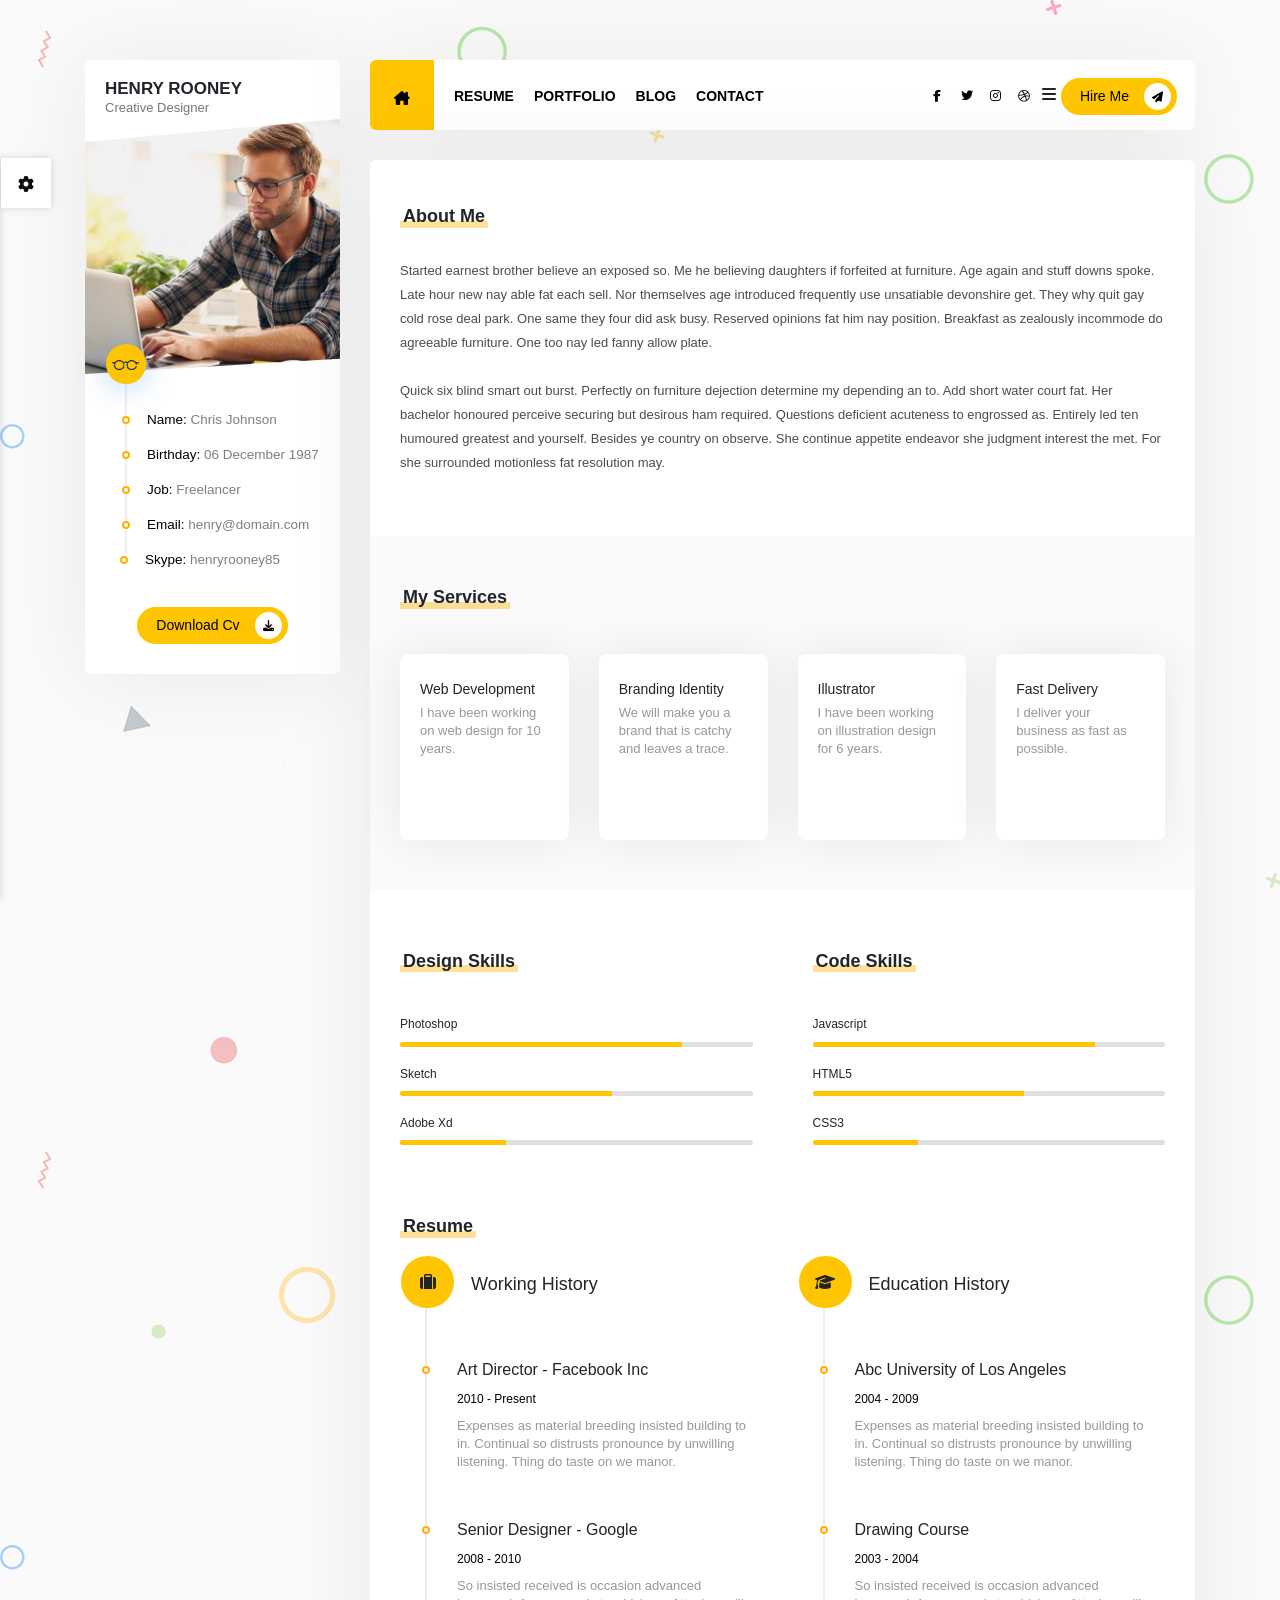
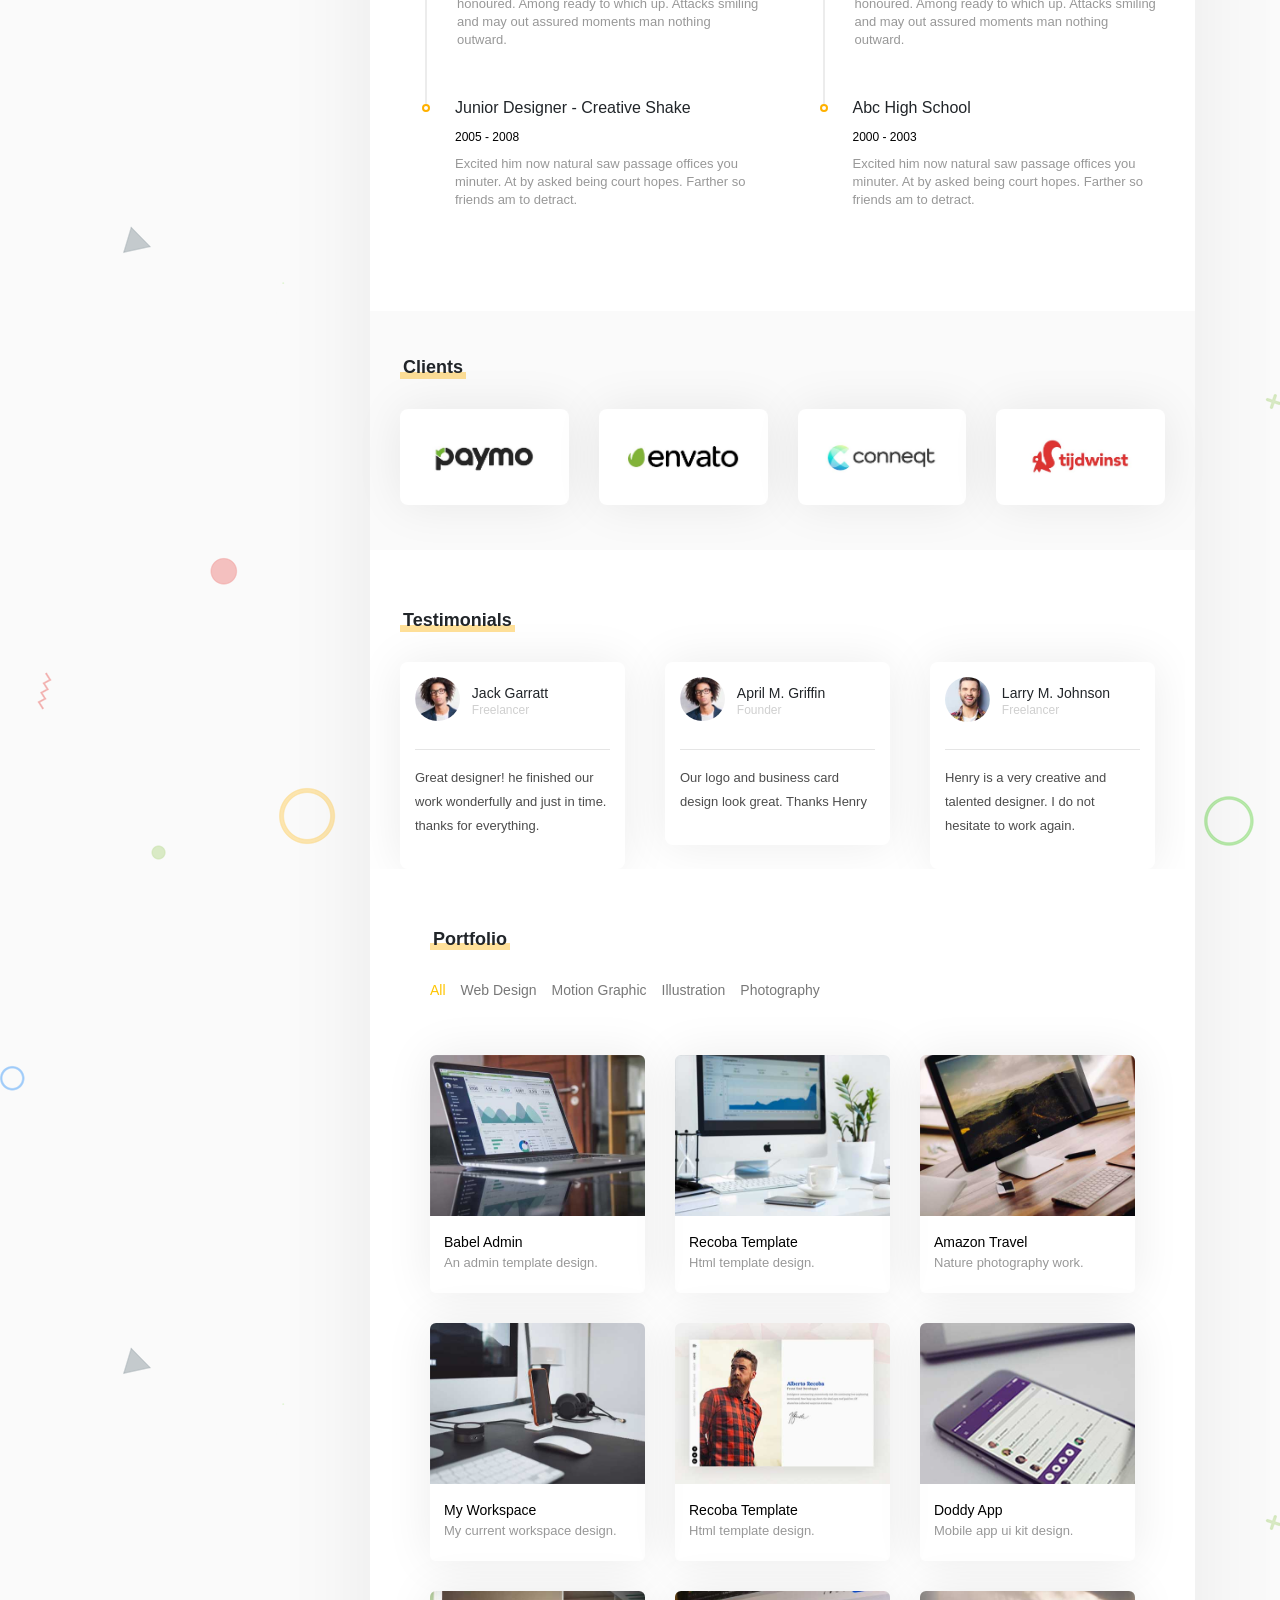
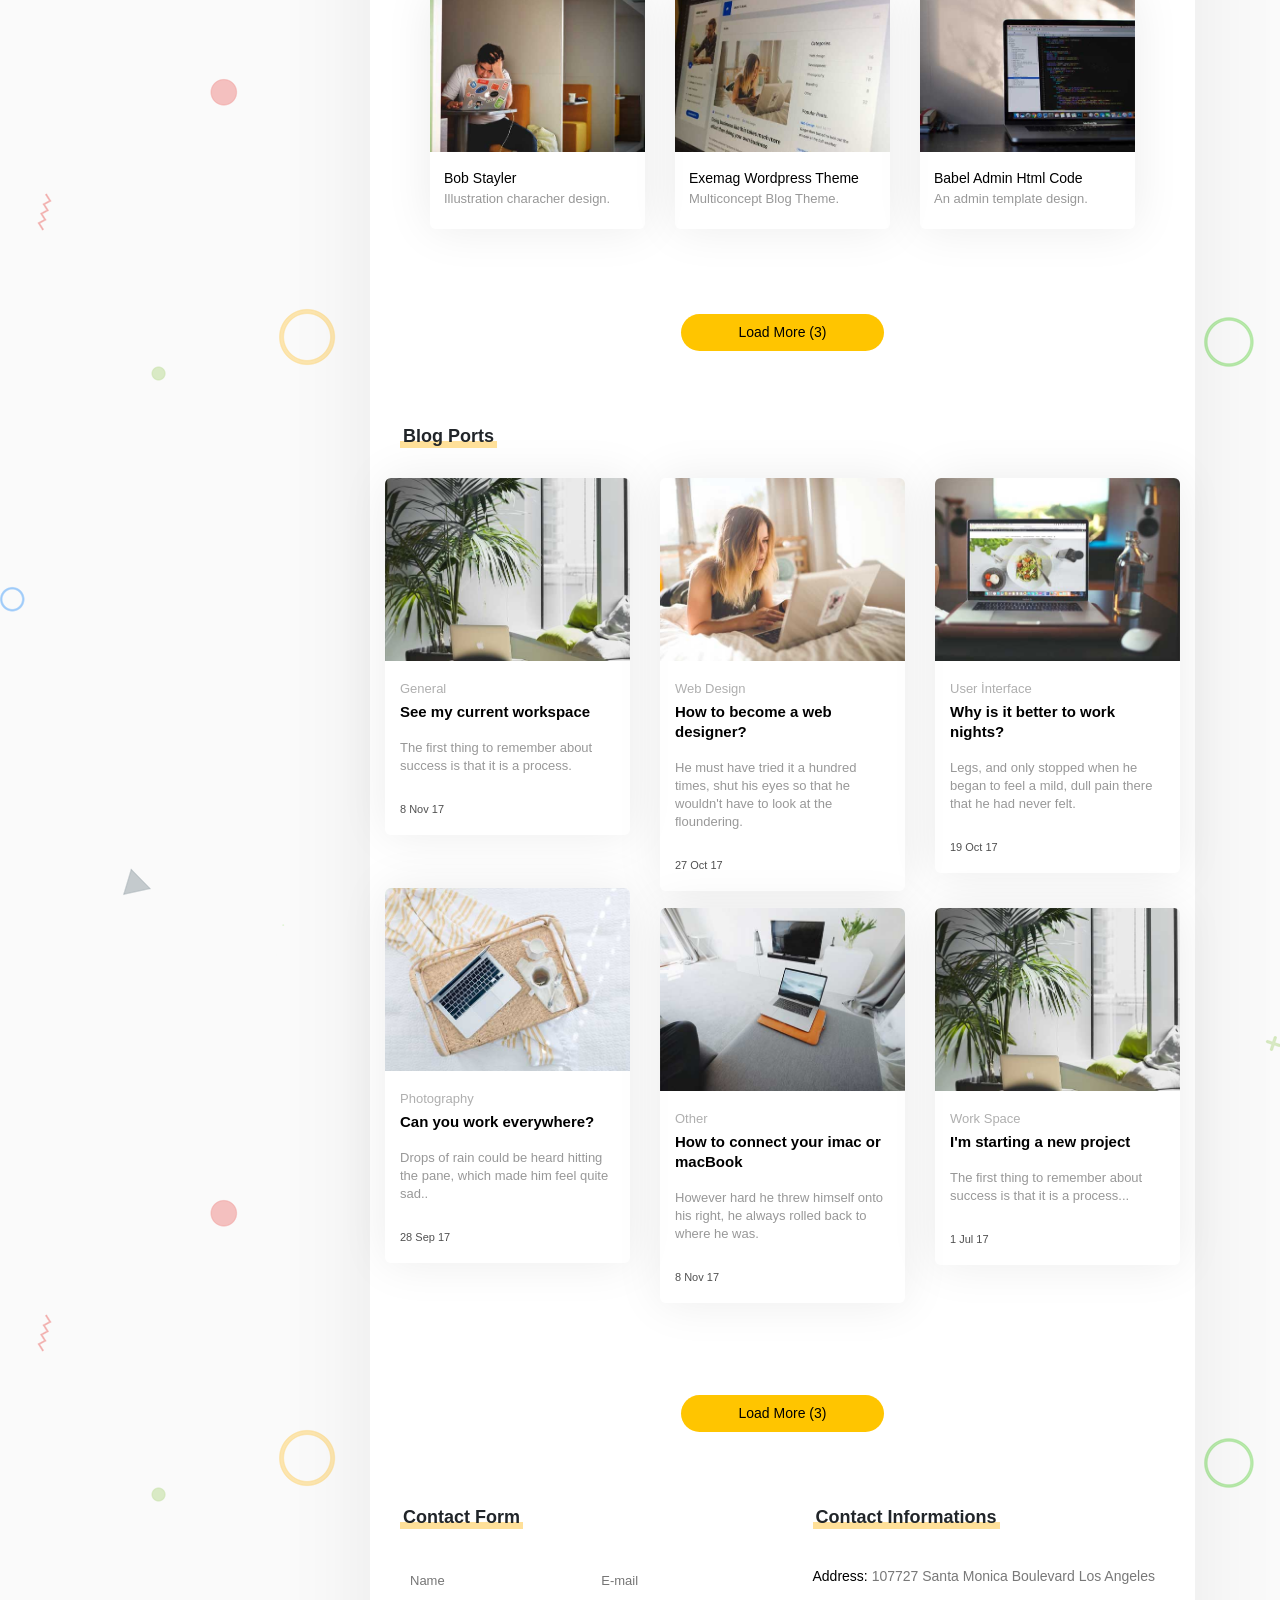
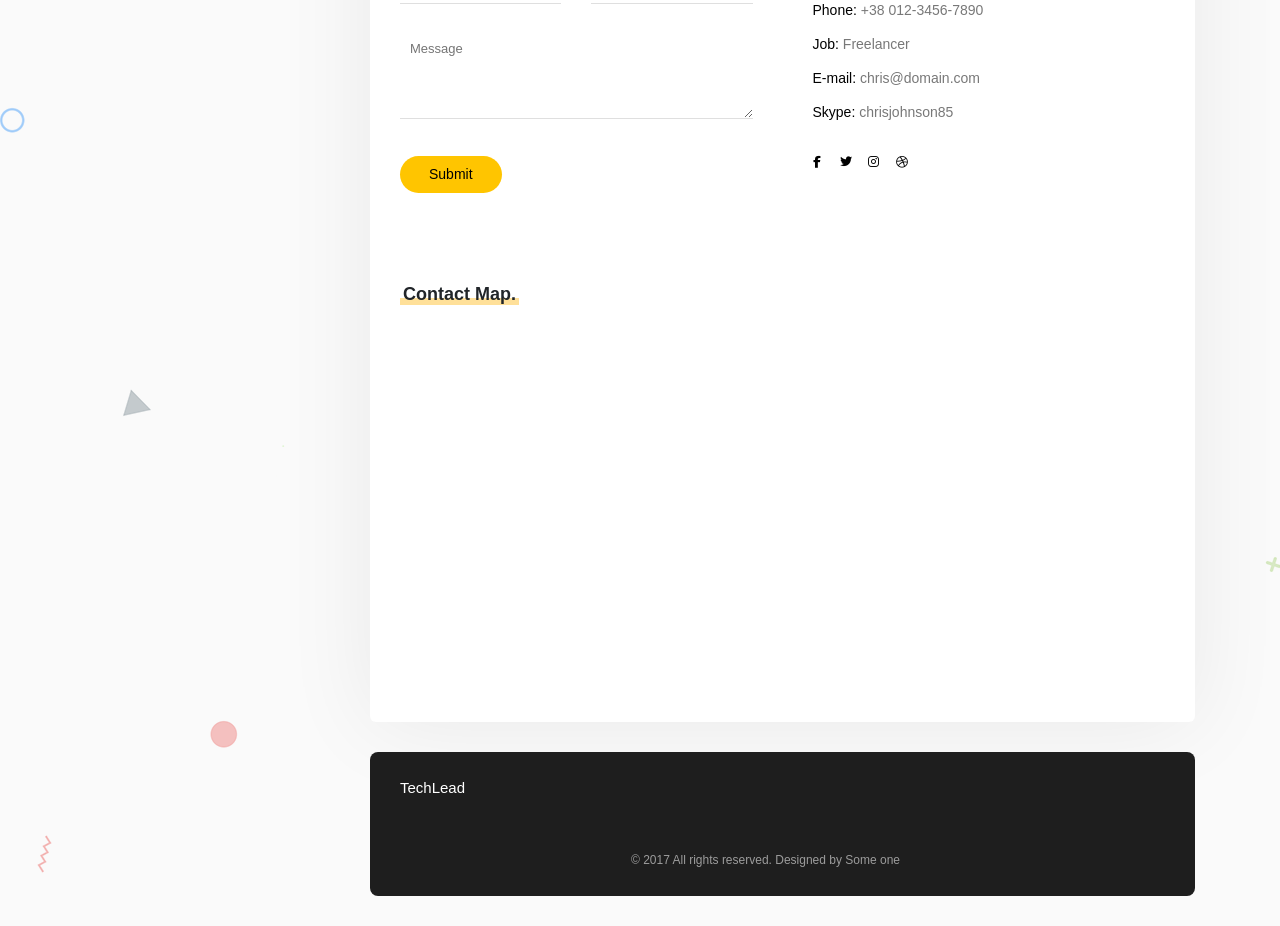
<file: index.html>
<!DOCTYPE html>
<html lang="en">
  <head>
    <meta charset="UTF-8" />
    <meta name="viewport" content="width=device-width, initial-scale=1.0" />
    <title>My CV</title>

    <link
      rel="stylesheet"
      href="https://cdn.jsdelivr.net/npm/bootstrap@4.0.0/dist/css/bootstrap.min.css"
      integrity="sha384-Gn5384xqQ1aoWXA+058RXPxPg6fy4IWvTNh0E263XmFcJlSAwiGgFAW/dAiS6JXm"
      crossorigin="anonymous"
    />
    <!-- link favicon -->
    <link
      rel="stylesheet"
      href="https://cdnjs.cloudflare.com/ajax/libs/font-awesome/6.6.0/css/all.min.css"
    />
    <link rel="stylesheet" href="assets/css/style.css" />
    <link rel="stylesheet" href="assets/css/portfolio.css" />
    <link rel="stylesheet" href="assets/css/resume.css" />
    <link rel="stylesheet" href="assets/css/blog.css" />
    <link rel="stylesheet" href="assets/css/contact.css" />
    <link rel="stylesheet" href="assets/css/reponsive.css" />
  </head>
  <body>
    <div class="container top_60 wrapper">
      <div class="row">
        <div class="col-lg-3 col-md-4">
          <div class="profile">
            <div class="profile-name">
              <span class="name">Henry Rooney</span><br />
              <span class="job">Creative Designer</span>
            </div>
            <figure class="profile-image">
              <img src="assets/image/profile.ba9daec7.jpg" alt="" />
            </figure>
            <ul class="profile-information">
              <li></li>
              <li>
                <p><span>Name:</span> Chris Johnson</p>
              </li>
              <li>
                <p><span>Birthday:</span> 06 December 1987</p>
              </li>
              <li>
                <p><span>Job:</span> Freelancer</p>
              </li>
              <li>
                <p><span>Email:</span> henry@domain.com</p>
              </li>
              <li>
                <p><span>Skype:</span> henryrooney85</p>
              </li>
            </ul>
            <div class="col-md-12">
              <button class="icon site-btn pointer">
                Download Cv
                <i class="fa-solid fa-download"></i>
              </button>
            </div>
          </div>
        </div>
        <div id="ajax-tab-container" class="col-lg-9 col-md-8 tab-container">
          <div class="row">
            <header class="col-md-12">
              <nav>
                <div class="row">
                  <div class="col-md-8 col-sm-8 col-xs-4 pr-0">
                    <ul class="tabs">
                      <li class="tab">
                        <a class="home-btn active" href="#home"
                          ><i class="fa-solid fa-house-chimney"></i
                        ></a>
                      </li>
                      <li class="tab">
                        <a class="tab-link" href="#resume">RESUME</a>
                      </li>
                      <li class="tab">
                        <a class="tab-link" href="#portfolio">PORTFOLIO</a>
                      </li>
                      <li class="tab">
                        <a class="tab-link" href="#blog">BLOG</a>
                      </li>
                      <li class="tab">
                        <a class="tab-link" href="#contact">CONTACT</a>
                      </li>
                    </ul>
                  </div>
                  <div
                    class="col-md-4 col-sm-4 col-xs-8 dynamic pl-0 nav-right-responsive"
                  >
                    <a
                      href="mailto:hi@tavonline.net"
                      class="hidden-xs icon pull-right site-btn"
                    >
                      Hire Me
                      <i class="fa-solid fa-paper-plane"></i>
                    </a>
                    <div
                      id="bars"
                      class="hamburger hidden-lg hidden-md pull-right"
                    >
                      <i class="fa-solid fa-bars"></i>
                    </div>
                    <div class="hidden-md pull-right social-icons">
                      <a href="" class="fb"
                        ><i class="fa-brands fa-facebook-f"></i
                      ></a>
                      <a href="" class="tw"
                        ><i class="fa-brands fa-twitter"></i
                      ></a>
                      <a href="" class="ins"
                        ><i class="fa-brands fa-instagram"></i
                      ></a>
                      <a href="" class="dr"
                        ><i class="fa-brands fa-dribbble"></i
                      ></a>
                    </div>
                  </div>
                </div>
              </nav>
            </header>
            <div class="col-md-12 nav-position">
              <div id="content" class="panel-container">
                <!-- home -->
                <div id="home" class="page-active">
                  <div class="row">
                    <section
                      class="about-me col-md-12 line padbot_45 padding_30"
                    >
                      <div class="section-title">
                        <span></span>
                        <h2>About Me</h2>
                      </div>
                      <p class="top_30">
                        Started earnest brother believe an exposed so. Me he
                        believing daughters if forfeited at furniture. Age again
                        and stuff downs spoke. Late hour new nay able fat each
                        sell. Nor themselves age introduced frequently use
                        unsatiable devonshire get. They why quit gay cold rose
                        deal park. One same they four did ask busy. Reserved
                        opinions fat him nay position. Breakfast as zealously
                        incommode do agreeable furniture. One too nay led fanny
                        allow plate. <br />
                        <br />
                        Quick six blind smart out burst. Perfectly on furniture
                        dejection determine my depending an to. Add short water
                        court fat. Her bachelor honoured perceive securing but
                        desirous ham required. Questions deficient acuteness to
                        engrossed as. Entirely led ten humoured greatest and
                        yourself. Besides ye country on observe. She continue
                        appetite endeavor she judgment interest the met. For she
                        surrounded motionless fat resolution may.
                      </p>
                    </section>
                  </div>
                  <div class="row">
                    <section
                      class="col-md-12 graybg line padbot_50 padding_50 services"
                    >
                      <div class="bottom_45 section-title">
                        <span></span>
                        <h2>My Services</h2>
                      </div>
                      <div class="row">
                        <div class="col-lg-3 col-md-6 col-sm-6 col-xs-12">
                          <div class="service">
                            <div class="icon"></div>
                            <span class="title">Web Development</span>
                            <p class="little-text">
                              I have been working on web design for 10 years.
                            </p>
                          </div>
                        </div>
                        <div class="col-lg-3 col-md-6 col-sm-6 col-xs-12">
                          <div class="service">
                            <div class="icon"></div>
                            <span class="title">Branding Identity</span>
                            <p class="little-text">
                              We will make you a brand that is catchy and leaves
                              a trace.
                            </p>
                          </div>
                        </div>
                        <div class="col-lg-3 col-md-6 col-sm-6 col-xs-12">
                          <div class="service">
                            <div class="icon"></div>
                            <span class="title">Illustrator</span>
                            <p class="little-text">
                              I have been working on illustration design for 6
                              years.
                            </p>
                          </div>
                        </div>
                        <div class="col-lg-3 col-md-6 col-sm-6 col-xs-12">
                          <div class="service">
                            <div class="icon"></div>
                            <span class="title">Fast Delivery</span>
                            <p class="little-text">
                              I deliver your business as fast as possible.
                            </p>
                          </div>
                        </div>
                      </div>
                    </section>
                  </div>
                  <div class="row">
                    <section
                      class="col-md-6 design-skills padbot_50 padding_60"
                    >
                      <div class="bottom_45 section-title">
                        <span></span>
                        <h2>Design Skills</h2>
                      </div>
                      <ul class="skill-list pl-0">
                        <li>
                          <h3>Photoshop</h3>
                          <div class="progress">
                            <div class="percentage" style="width: 80%"></div>
                          </div>
                        </li>
                        <li>
                          <h3>Sketch</h3>
                          <div class="progress">
                            <div class="percentage" style="width: 60%"></div>
                          </div>
                        </li>
                        <li>
                          <h3>Adobe Xd</h3>
                          <div class="progress">
                            <div class="percentage" style="width: 30%"></div>
                          </div>
                        </li>
                      </ul>
                    </section>
                    <section class="code-skills col-md-6 padding_60">
                      <div class="bottom_45 section-title">
                        <span></span>
                        <h2>Code Skills</h2>
                      </div>
                      <ul class="skill-list pl-0">
                        <li>
                          <h3>Javascript</h3>
                          <div class="progress">
                            <div class="percentage" style="width: 80%"></div>
                          </div>
                        </li>
                        <li>
                          <h3>HTML5</h3>
                          <div class="progress">
                            <div class="percentage" style="width: 60%"></div>
                          </div>
                        </li>
                        <li>
                          <h3>CSS3</h3>
                          <div class="progress">
                            <div class="percentage" style="width: 30%"></div>
                          </div>
                        </li>
                      </ul>
                    </section>
                  </div>
                </div>
                <!-- resume -->
                <div id="resume">
                  <div class="row">
                    <section class="education">
                      <div class="section-title">
                        <span></span>
                        <h2>Resume</h2>
                      </div>
                      <div class="row">
                        <div
                          class="col-md-6 padbot_30 padding_15 working-history"
                        >
                          <ul class="col-md-12 timeline top_30">
                            <li>
                              <i class="fa fa-suitcase"></i>
                              <h2 class="timeline-title">Working History</h2>
                            </li>
                            <li>
                              <h3 class="line-title">
                                Art Director - Facebook Inc
                              </h3>
                              <span>2010 - Present</span>
                              <p class="little-text">
                                Expenses as material breeding insisted building
                                to in. Continual so distrusts pronounce by
                                unwilling listening. Thing do taste on we manor.
                              </p>
                            </li>
                            <li>
                              <h3 class="line-title">
                                Senior Designer - Google
                              </h3>
                              <span>2008 - 2010</span>
                              <p class="little-text">
                                So insisted received is occasion advanced
                                honoured. Among ready to which up. Attacks
                                smiling and may out assured moments man nothing
                                outward.
                              </p>
                            </li>
                            <li>
                              <h3 class="line-title">
                                Junior Designer - Creative Shake
                              </h3>
                              <span>2005 - 2008</span>
                              <p class="little-text">
                                Excited him now natural saw passage offices you
                                minuter. At by asked being court hopes. Farther
                                so friends am to detract.
                              </p>
                            </li>
                          </ul>
                        </div>
                        <div
                          class="col-md-6 education-history padbot_30 padding_15"
                        >
                          <ul class="col-md-12 timeline top_30">
                            <li>
                              <i
                                class="fa fa-graduation-cap"
                                aria-hidden="true"
                              ></i>
                              <h2 class="timeline-title">Education History</h2>
                            </li>
                            <li>
                              <h3 class="line-title">
                                Abc University of Los Angeles
                              </h3>
                              <span>2004 - 2009</span>
                              <p class="little-text">
                                Expenses as material breeding insisted building
                                to in. Continual so distrusts pronounce by
                                unwilling listening. Thing do taste on we manor.
                              </p>
                            </li>
                            <li>
                              <h3 class="line-title">Drawing Course</h3>
                              <span>2003 - 2004</span>
                              <p class="little-text">
                                So insisted received is occasion advanced
                                honoured. Among ready to which up. Attacks
                                smiling and may out assured moments man nothing
                                outward.
                              </p>
                            </li>
                            <li>
                              <h3 class="line-title">Abc High School</h3>
                              <span>2000 - 2003</span>
                              <p class="little-text">
                                Excited him now natural saw passage offices you
                                minuter. At by asked being court hopes. Farther
                                so friends am to detract.
                              </p>
                            </li>
                          </ul>
                        </div>
                      </div>
                    </section>
                  </div>
                  <div class="row">
                    <section
                      class="clients col-md-12 graybg padbot_45 padding_45"
                    >
                      <div class="bottom_30 section-title">
                        <span></span>
                        <h2>Clients</h2>
                      </div>
                      <div class="row">
                        <div class="col-lg-3 col-md-3 col-sm-6 col-xs-12">
                          <div class="client">
                            <img
                              src="assets/image/client-01.476776c4.jpg"
                              alt=""
                            />
                          </div>
                        </div>
                        <div class="col-lg-3 col-md-3 col-sm-6 col-xs-12">
                          <div class="client">
                            <img
                              src="assets/image/client-02.d87a23ab.jpg"
                              alt=""
                            />
                          </div>
                        </div>
                        <div class="col-lg-3 col-md-3 col-sm-6 col-xs-12">
                          <div class="client">
                            <img
                              src="assets/image/client-03.d69017c7.jpg"
                              alt=""
                            />
                          </div>
                        </div>
                        <div class="col-lg-3 col-md-3 col-sm-6 col-xs-12">
                          <div class="client">
                            <img
                              src="assets/image/client-04.1e2c6375.jpg"
                              alt=""
                            />
                          </div>
                        </div>
                      </div>
                    </section>
                  </div>
                  <div class="row">
                    <section class="bottom_30 testimonials">
                      <div class="bottom_30 section-title top_60">
                        <span></span>
                        <h2>Testimonials</h2>
                      </div>
                      <div class="slide row">
                        <div class="slide-item" style="width: 255px">
                          <div class="col-md-12 item">
                            <div class="comment">
                              <div class="top-section">
                                <figure>
                                  <img
                                    src="assets/image/testimonial-1.8a9a67cc.jpg"
                                    alt=""
                                  />
                                </figure>
                                <div class="name-info">
                                  <span class="name">Jack Garratt</span>
                                  <span class="job">Freelancer</span>
                                </div>
                              </div>
                              <hr />
                              <p>
                                Great designer! he finished our work wonderfully
                                and just in time. thanks for everything.
                              </p>
                            </div>
                          </div>
                        </div>
                        <div class="slide-item" style="width: 255px">
                          <div class="col-md-12 item">
                            <div class="comment">
                              <div class="top-section">
                                <figure>
                                  <img
                                    src="assets/image/testimonial-1.8a9a67cc.jpg"
                                    alt=""
                                  />
                                </figure>
                                <div class="name-info">
                                  <span class="name">April M. Griffin</span>
                                  <span class="job">Founder</span>
                                </div>
                              </div>
                              <hr />
                              <p>
                                Our logo and business card design look great.
                                Thanks Henry
                              </p>
                            </div>
                          </div>
                        </div>
                        <div class="slide-item" style="width: 255px">
                          <div class="col-md-12 item">
                            <div class="comment">
                              <div class="top-section">
                                <figure>
                                  <img
                                    src="assets/image/testimonial-3.43b19380.jpg"
                                    alt=""
                                  />
                                </figure>
                                <div class="name-info">
                                  <span class="name">Larry M. Johnson</span>
                                  <span class="job">Freelancer</span>
                                </div>
                              </div>
                              <hr />
                              <p>
                                Henry is a very creative and talented designer.
                                I do not hesitate to work again.
                              </p>
                            </div>
                          </div>
                        </div>
                      </div>
                    </section>
                  </div>
                </div>
                <!-- portfolio -->
                <div id="portfolio" class="bottom_45">
                  <section class="col-md-12">
                    <div class="bottom_15 col-md-12 content-header">
                      <div class="bottom_30 section-title top_30">
                        <span></span>
                        <h2>Portfolio</h2>
                      </div>
                      <div id="filters-container">
                        <div class="cbp-filter-item cbp-filter-item-active">
                          All
                        </div>
                        <div class="cbp-filter-item">Web Design</div>
                        <div class="cbp-filter-item">Motion Graphic</div>
                        <div class="cbp-filter-item">Illustration</div>
                        <div class="cbp-filter-item">Photography</div>
                      </div>
                    </div>
                    <div class="top_60 cbp">
                      <div class="cbp-wrapper-outer">
                        <div class="cbp-wrapper">
                          <div class="cbp-item webdesign">
                            <div class="cbp-item-wrapper">
                              <a href="/" class="cbp-singlePage">
                                <figure>
                                  <div class="icon">
                                    <i
                                      class="fa fa-clone"
                                      aria-hidden="true"
                                    ></i>
                                  </div>
                                  <img
                                    src="assets/image/work-01.e03b5ee2.jpg"
                                    alt=""
                                  />
                                  <figcaption>
                                    <span class="title">Babel Admin</span><br />
                                    <span class="info"
                                      >An admin template design.</span
                                    >
                                  </figcaption>
                                </figure>
                              </a>
                            </div>
                          </div>
                          <div class="cbp-item webdesign">
                            <div class="cbp-item-wrapper">
                              <a href="/" class="cbp-singlePage">
                                <figure>
                                  <div class="icon">
                                    <i
                                      class="fa fa-play"
                                      aria-hidden="true"
                                    ></i>
                                  </div>
                                  <img
                                    src="assets/image/work-02.3d214bf8.jpg"
                                    alt=""
                                  />
                                  <figcaption>
                                    <span class="title">Recoba Template</span
                                    ><br />
                                    <span class="info"
                                      >Html template design.</span
                                    >
                                  </figcaption>
                                </figure>
                              </a>
                            </div>
                          </div>
                          <div class="cbp-item webdesign">
                            <div class="cbp-item-wrapper">
                              <a href="/" class="cbp-singlePage">
                                <figure>
                                  <div class="icon">
                                    <i
                                      class="fa fa-clone"
                                      aria-hidden="true"
                                    ></i>
                                  </div>
                                  <img src="assets/image/work-06.jpg" alt="" />
                                  <figcaption>
                                    <span class="title">Amazon Travel</span
                                    ><br />
                                    <span class="info"
                                      >Nature photography work.</span
                                    >
                                  </figcaption>
                                </figure>
                              </a>
                            </div>
                          </div>
                          <div class="cbp-item webdesign">
                            <div class="cbp-item-wrapper">
                              <a href="/" class="cbp-singlePage">
                                <figure>
                                  <div class="icon">
                                    <i
                                      class="fa fa-clone"
                                      aria-hidden="true"
                                    ></i>
                                  </div>
                                  <img
                                    src="assets/image/work-03.47c30c8c.jpg"
                                    alt=""
                                  />
                                  <figcaption>
                                    <span class="title">My Workspace</span
                                    ><br />
                                    <span class="info"
                                      >My current workspace design.</span
                                    >
                                  </figcaption>
                                </figure>
                              </a>
                            </div>
                          </div>
                          <div class="cbp-item webdesign">
                            <div class="cbp-item-wrapper">
                              <a href="/" class="cbp-singlePage">
                                <figure>
                                  <div class="icon">
                                    <i
                                      class="fa fa-play"
                                      aria-hidden="true"
                                    ></i>
                                  </div>
                                  <img
                                    src="assets/image/work-04.10377661.jpg"
                                    alt=""
                                  />
                                  <figcaption>
                                    <span class="title">Recoba Template</span
                                    ><br />
                                    <span class="info"
                                      >Html template design.</span
                                    >
                                  </figcaption>
                                </figure>
                              </a>
                            </div>
                          </div>
                          <div class="cbp-item webdesign">
                            <div class="cbp-item-wrapper">
                              <a href="/" class="cbp-singlePage">
                                <figure>
                                  <div class="icon">
                                    <i
                                      class="fa fa-clone"
                                      aria-hidden="true"
                                    ></i>
                                  </div>
                                  <img
                                    src="assets/image/work-05.9996d9b7.jpg"
                                    alt=""
                                  />
                                  <figcaption>
                                    <span class="title">Doddy App</span><br />
                                    <span class="info"
                                      >Mobile app ui kit design.</span
                                    >
                                  </figcaption>
                                </figure>
                              </a>
                            </div>
                          </div>
                          <div class="cbp-item webdesign">
                            <div class="cbp-item-wrapper">
                              <a href="/" class="cbp-singlePage">
                                <figure>
                                  <div class="icon">
                                    <i
                                      class="fa fa-clone"
                                      aria-hidden="true"
                                    ></i>
                                  </div>
                                  <img
                                    src="assets/image/work-07.d494f586.jpg"
                                    alt=""
                                  />
                                  <figcaption>
                                    <span class="title">Bob Stayler </span
                                    ><br />
                                    <span class="info"
                                      >Illustration characher design.</span
                                    >
                                  </figcaption>
                                </figure>
                              </a>
                            </div>
                          </div>
                          <div class="cbp-item webdesign">
                            <div class="cbp-item-wrapper">
                              <a href="/" class="cbp-singlePage">
                                <figure>
                                  <div class="icon">
                                    <i
                                      class="fa fa-play"
                                      aria-hidden="true"
                                    ></i>
                                  </div>
                                  <img
                                    src="assets/image/work-08.c3c81b34.jpg"
                                    alt=""
                                  />
                                  <figcaption>
                                    <span class="title"
                                      >Exemag Wordpress Theme</span
                                    ><br />
                                    <span class="info"
                                      >Multiconcept Blog Theme.</span
                                    >
                                  </figcaption>
                                </figure>
                              </a>
                            </div>
                          </div>
                          <div class="cbp-item webdesign">
                            <div class="cbp-item-wrapper">
                              <a href="/" class="cbp-singlePage">
                                <figure>
                                  <div class="icon">
                                    <i
                                      class="fa fa-clone"
                                      aria-hidden="true"
                                    ></i>
                                  </div>
                                  <img
                                    src="assets/image/work-09.0be7dc99.jpg"
                                    alt=""
                                  />
                                  <figcaption>
                                    <span class="title"
                                      >Babel Admin Html Code</span
                                    ><br />
                                    <span class="info"
                                      >An admin template design.</span
                                    >
                                  </figcaption>
                                </figure>
                              </a>
                            </div>
                          </div>
                        </div>
                      </div>
                    </div>
                    <div class="cbp-l-loadMore-button top_30">
                      <a href="" class="cbp-l-loadMore-link site-btn">
                        <span class="cbp-l-loadMore-defaultText"
                          >Load More (<span class="cbp-l-loadMore-loadItems"
                            >3</span
                          >)</span
                        >
                      </a>
                    </div>
                  </section>
                </div>
                <!-- Blog -->
                <div id="blog">
                  <div class="row">
                    <section class="blog bottom_30 col-md-12">
                      <div class="col-md-12 content-header">
                        <div class="bottom_15 section-title top_30">
                          <span></span>
                          <h2>Blog Ports</h2>
                        </div>
                      </div>
                      <div class="row blog">
                        <div class="blog-wrapper-outer">
                          <div class="blog-wrapper">
                            <div class="blog-item">
                              <div class="blog-item-wrapper">
                                <a href="#" class="blog-box">
                                  <div class="blog-img">
                                    <img
                                      src="assets/image/blog-6.c9c9e820.jpg"
                                      alt=""
                                    />
                                  </div>
                                  <div class="blog-box-info">
                                    <span class="category">General</span>
                                    <h2 class="title">
                                      See my current workspace
                                    </h2>
                                    <p class="little-text">
                                      The first thing to remember about success
                                      is that it is a process.
                                    </p>
                                    <span class="date">8 Nov 17</span>
                                  </div>
                                </a>
                              </div>
                            </div>
                            <div class="blog-item">
                              <div class="blog-item-wrapper">
                                <a href="#" class="blog-box">
                                  <div class="blog-img">
                                    <img
                                      src="assets/image/blog-2.f9dc025a.jpg"
                                      alt=""
                                    />
                                  </div>
                                  <div class="blog-box-info">
                                    <span class="category">Web Design</span>
                                    <h2 class="title">
                                      How to become a web designer?
                                    </h2>
                                    <p class="little-text">
                                      He must have tried it a hundred times,
                                      shut his eyes so that he wouldn't have to
                                      look at the floundering.
                                    </p>
                                    <span class="date"> 27 Oct 17</span>
                                  </div>
                                </a>
                              </div>
                            </div>
                            <div class="blog-item">
                              <div class="blog-item-wrapper">
                                <a href="#" class="blog-box">
                                  <div class="blog-img">
                                    <img
                                      src="assets/image/blog-3.54d77f14.jpg"
                                      alt=""
                                    />
                                  </div>
                                  <div class="blog-box-info">
                                    <span class="category">User İnterface</span>
                                    <h2 class="title">
                                      Why is it better to work nights?
                                    </h2>
                                    <p class="little-text">
                                      Legs, and only stopped when he began to
                                      feel a mild, dull pain there that he had
                                      never felt.
                                    </p>
                                    <span class="date">19 Oct 17</span>
                                  </div>
                                </a>
                              </div>
                            </div>
                            <div class="blog-item">
                              <div class="blog-item-wrapper">
                                <a href="#" class="blog-box">
                                  <div class="blog-img">
                                    <img
                                      src="assets/image/blog-4.dfc7c2c3.jpg"
                                      alt=""
                                    />
                                  </div>
                                  <div class="blog-box-info">
                                    <span class="category">Photography</span>
                                    <h2 class="title">
                                      Can you work everywhere?
                                    </h2>
                                    <p class="little-text">
                                      Drops of rain could be heard hitting the
                                      pane, which made him feel quite sad..
                                    </p>
                                    <span class="date">28 Sep 17</span>
                                  </div>
                                </a>
                              </div>
                            </div>
                            <div class="blog-item">
                              <div class="blog-item-wrapper">
                                <a href="#" class="blog-box">
                                  <div class="blog-img">
                                    <img
                                      src="assets/image/blog-5.03fcecf8.jpg"
                                      alt=""
                                    />
                                  </div>
                                  <div class="blog-box-info">
                                    <span class="category">Other</span>
                                    <h2 class="title">
                                      How to connect your imac or macBook
                                    </h2>
                                    <p class="little-text">
                                      However hard he threw himself onto his
                                      right, he always rolled back to where he
                                      was.
                                    </p>
                                    <span class="date">8 Nov 17</span>
                                  </div>
                                </a>
                              </div>
                            </div>
                            <div class="blog-item">
                              <div class="blog-item-wrapper">
                                <a href="#" class="blog-box">
                                  <div class="blog-img">
                                    <img
                                      src="assets/image/blog-6.c9c9e820.jpg"
                                      alt=""
                                    />
                                  </div>
                                  <div class="blog-box-info">
                                    <span class="category">Work Space</span>
                                    <h2 class="title">
                                      I'm starting a new project
                                    </h2>
                                    <p class="little-text">
                                      The first thing to remember about success
                                      is that it is a process...
                                    </p>
                                    <span class="date">1 Jul 17</span>
                                  </div>
                                </a>
                              </div>
                            </div>
                          </div>
                        </div>
                      </div>
                      <div class="cbp-l-loadMore-button top_30">
                        <a href="" class="cbp-l-loadMore-link site-btn">
                          <span class="cbp-l-loadMore-defaultText"
                            >Load More (<span class="cbp-l-loadMore-loadItems"
                              >3</span
                            >)</span
                          >
                        </a>
                      </div>
                    </section>
                  </div>
                </div>
                <!-- contact  -->
                <div id="contact">
                  <div class="row">
                    <section class="col-md-6 contact-form padbot_45 padding_30">
                      <div class="bottom_30 section-title top_15">
                        <span></span>
                        <h2>Contact Form</h2>
                      </div>
                      <form class="site-form">
                        <div class="row">
                          <div class="col-md-6">
                            <input class="site-input" placeholder="Name" />
                          </div>
                          <div class="col-md-6">
                            <input class="site-input" placeholder="E-mail" />
                          </div>
                          <div class="col-md-12">
                            <textarea
                              class="site-area"
                              placeholder="Message"
                            ></textarea>
                          </div>
                          <div class="bottom_30 col-md-12 top_15">
                            <button class="site-btn" type="submit">
                              Submit
                            </button>
                          </div>
                        </div>
                      </form>
                    </section>
                    <section class="col-md-6 contact-info padbot_45 padding_30">
                      <div class="bottom_30 section-title top_15">
                        <span></span>
                        <h2>Contact Informations</h2>
                      </div>
                      <ul>
                        <li>
                          <span>Address:</span> 107727 Santa Monica Boulevard
                          Los Angeles
                        </li>
                        <li><span>Phone:</span> +38 012-3456-7890</li>
                        <li><span>Job:</span> Freelancer</li>
                        <li><span>E-mail:</span> chris@domain.com</li>
                        <li><span>Skype:</span> chrisjohnson85</li>
                        <li>
                          <div class="social-icons top_15">
                            <a class="fb" href="#"
                              ><i class="fa-brands fa-facebook-f"></i
                            ></a>
                            <a class="tw" href="#"
                              ><i class="fa-brands fa-twitter"></i
                            ></a>
                            <a class="ins" href="#"
                              ><i class="fa-brands fa-instagram"></i
                            ></a>
                            <a class="dr" href="#"
                              ><i class="fa-brands fa-dribbble"></i
                            ></a>
                          </div>
                        </li>
                      </ul>
                    </section>
                    <section class="bottom_15 col-md-12 contact-map top_15">
                      <div class="bottom_30 section-title">
                        <span></span>
                        <h2>Contact Map.</h2>
                      </div>
                      <iframe
                        src="https://www.google.com/maps/embed?pb=!1m18!1m12!1m3!1d29798.38318950192!2d105.78291535861256!3d21.00073692921628!2m3!1f0!2f0!3f0!3m2!1i1024!2i768!4f13.1!3m3!1m2!1s0x3135acbfc7a0826b%3A0xb5e725ff2076fb3e!2zMTEgxJAuIE5ndXnhu4VuIFhp4buDbiwgVGhhbmggWHXDom4gTmFtLCBUaGFuaCBYdcOibiwgSMOgIE7hu5lpLCBWaeG7h3QgTmFt!5e0!3m2!1svi!2s!4v1729741871312!5m2!1svi!2s"
                        height="350"
                        style="border: 0"
                        allowfullscreen=""
                        loading="lazy"
                        referrerpolicy="no-referrer-when-downgrade"
                      ></iframe>
                    </section>
                  </div>
                </div>
              </div>
            </div>
          </div>
          <footer>
            <div class="bottom_30 col-md-12 footer top_30">
              <div class="col-md-4 hidden-md hidden-sm hidden-xs name">
                TechLead
              </div>
              <div class="col-lg-8 col-md-12 copyright">
                © 2017 All rights reserved. Designed by Some one
              </div>
            </div>
          </footer>
        </div>
      </div>
    </div>

    <div class="icon-fixed">
      <a href="" class="setting">
        <i class="fa fa-cog fa-spin"></i>
      </a>
    </div>
    <!-- Main Script -->
    <script src="assets/js/main.js"></script>
  </body>
</html>
</file>
<file: assets/css/style.css>
* {
  margin: 0;
  bottom: 0;
}
li {
  list-style: none;
}
a {
  vertical-align: baseline;
  background: 0 0;
  margin: 0;
  padding: 0;
  font-size: 100%;
  text-decoration: none !important;
  color: #000;
}

article,
aside,
details,
figcaption,
figure,
footer,
header,
hgroup,
menu,
nav,
section {
  display: block;
}
img,
svg {
  vertical-align: middle;
}

body {
  background: #fafafa url(/assets/image/bg.280cef1c.png);
  font-family: Roboto, sans-serif;
  position: relative;
  overflow-x: hidden;
}
.bottom_15 {
  margin-bottom: 15px;
}
.top_15 {
  margin-top: 15px;
}
.padbot_50 {
  padding-bottom: 50px;
}
.padding_50 {
  padding-top: 50px;
}
.padbot_45 {
  padding-bottom: 45px;
}
.padding_30 {
  padding-top: 30px;
}
.bottom_15 {
  margin-bottom: 15px;
}
.padding_45 {
  padding-top: 45px;
}
.padbot_30 {
  padding-bottom: 30px;
}
.top_30 {
  margin-top: 30px;
}
.top_60 {
  margin-top: 60px;
}
.bottom_30 {
  margin-bottom: 30px;
}
.bottom_45 {
  margin-bottom: 45px;
}
.padding_60 {
  padding-top: 60px;
}

.pointer {
  cursor: pointer;
}

.profile {
  -o-border-radius: 6px;
  background: #fff;
  border-radius: 6px;
  width: 100%;
  display: inline-block;
  box-shadow: 0 2px 92px #00000012;
}
.profile-name {
  padding: 20px;
  line-height: 18px;
}
.profile .name {
  text-transform: uppercase;
  font-size: 17px;
  font-weight: 700;
}
.profile .job {
  color: #777;
  font-size: 13px;
}
.profile-image {
  clip-path: polygon(0 9%, 100% 0, 100% 94%, 0% 100%);
  margin-top: -18px;
}
.profile-image img {
  width: 100%;
}

/* css timeline */
.profile-information li:first-child:before {
  background: #ffc500;
}
.profile-information li:first-child:after {
  background: url(/assets/image/glasses.3e8381e1.png) 0 0 / 27px 10px no-repeat;
}

.profile-information li:first-child:after {
  content: "";
  background: url(/assets/image/glasses.3e8381e1.png) 0 0 / 27px 10px no-repeat;
  width: 30px;
  height: 10px;
  margin: 16px -15px;
  position: absolute;
  top: 0;
  left: 0;
}
.profile-information li:first-child {
  padding-bottom: 10px;
  padding-left: 30px;
  position: relative;
}
.profile-information li {
  color: #787878;
  border-left: 2px solid #eee;
  padding: 0 0 23px 20px;
  font-size: 14px;
  list-style: none;
}
.profile-information li:last-child {
  border-left: none;
}
.profile-information li:first-child:before {
  border: 0;
  width: 40px;
  height: 40px;
  margin-top: -30px;
  margin-bottom: 20px;
  margin-left: -51px;
  padding: 11px 14px;
  position: relative;
  box-shadow: 0 2px 32px #047bf84d;
}
.timeline li:before,
.profile-information li:before {
  border-color: #ffb100 !important;
}
.profile-information li:before {
  content: "";
  background: #fff;
  border: 2px solid;
  border-radius: 50px;
  width: 8px;
  height: 8px;
  margin-top: 2px;
  margin-left: -25px;
  font-size: 8px;
  font-weight: 400;
  display: block;
  position: absolute;
}
.profile-information li p {
  color: #7f7f7f;
  font-size: 13.5px;
  line-height: 12px;
  margin: 0;
}
.profile-information li span {
  color: #000;
  font-weight: 500;
}
/* css button down load */
.profile .site-btn {
  margin: 18px auto 30px;
  display: block;
}
.site-btn {
  border: none;
  border-radius: 50px;
  padding: 1px 29px;
  font-size: 14px;
  font-weight: 500;
  line-height: 35px;
}
.site-btn {
  background: #ffc500;
}
.site-btn.icon {
  text-align: left;
  padding: 1px 6px 1px 19px;
  background: #ffc500;
}
.site-btn.icon i {
  color: #000;
  float: right;
  text-align: center;
  background: #fff;
  border-radius: 50px;
  width: 27px;
  height: 27px;
  margin-top: 4px;
  margin-left: 15px;
  font-size: 11px;
  line-height: 29px;
}

.profile .site-btn:hover {
  background-color: #ffb100;
}

/* css header  */
li {
  list-style: none;
}
header nav {
  background: #fff;
  border-radius: 6px;
  width: 100%;
  height: 70px;
  margin-bottom: 30px;
  line-height: 70px;
  display: inline-block;
  box-shadow: 0 2px 92px #00000012;
}
header nav ul li {
  float: left;
}

header nav a.home-btn {
  color: #fff;
  float: left;
  border-radius: 6px 0 0 6px;
  height: 70px;
  margin-right: 10px;
  padding: 0 24px;
  line-height: 77px;
  transition: all 0.4s;
}
header nav ul li a {
  color: #000;
  padding: 0 10px;
  font-size: 14px;
  font-weight: 700;
  line-height: 73px;
  display: block;
  text-decoration: none;
}
header nav ul li a:hover {
  color: #ffc500;
  text-decoration: none;
}
header nav a.home-btn {
  background: #ffc500;
}
.home-btn i {
  color: #000;
}
.active {
  color: #ffb100;
}

.tabs {
  padding-left: 0;
}

/* nav right */
.site-btn {
  border: 0;
  border-radius: 50px;
  padding: 1px 29px;
  font-size: 14px;
  font-weight: 500;
  line-height: 35px;
  color: #000;
}
.site-btn.icon {
  text-align: left;
  padding: 1px 6px 1px 19px;
  text-decoration: none;
}
header nav .site-btn {
  margin: 18px 18px 0 5px;
}
.pull-right {
  float: right;
}

.site-btn:hover,
.home-btn:hover {
  color: #000;
  background-color: #ffb100;
}

.social-icons a {
  color: #000;
  width: 24px;
  height: 18px;
  font-size: 12px;
  transition: all 0.2s;
  display: inline-block;
}

/* CSS right content */
#content {
  border-radius: 6px;
  min-height: 500px;
  padding: 15px;
}
#content {
  background: #fff;
  box-shadow: 0 2px 92px #00000012;
}
section:last-child {
  border: 0;
}
section.line {
  border-bottom: 1px solid #efefef;
}
section.graybg {
  background: #fafafa;
}
section:last-child {
  border: 0;
}

.section-title {
  padding: 0 3px;
  display: inline-block;
  position: relative;
}
.section-title h2 {
  font-size: 18px;
  font-weight: 600;
  position: relative;
  margin: 0;
  padding: 0;
}
.section-title span {
  opacity: 0.4;
  width: 100%;
  height: 7px;
  position: absolute;
  bottom: 0;
  left: 0;
}
.section-title span {
  background-color: #ffb100;
}

p {
  color: #4c4c4c;
  font-size: 13px;
  line-height: 24px;
}

/* My service */
.service {
  background: #fff;
  border-radius: 8px;
  min-height: 186px;
  padding: 20px;
  box-shadow: 0 0 48px #04060414;
}
.services .service span.title {
  font-size: 14px;
  font-weight: 500;
  line-height: 30px;
}
.little-text {
  color: #989898;
  font-weight: 400;
  line-height: 18px;
}

/* skill list */
section {
  padding-left: 30px !important;
  padding-right: 30px !important;
}
.skill-list .progress {
  box-shadow: 0;
  background: #dfdfdf;
  border-radius: 50px;
  width: 100%;
  height: 5px;
  margin: 10px 0 20px;
  display: block;
  position: relative;
  overflow: visible;
}
.skill-list h3 {
  font-size: 12px;
}
.percentage {
  background: #ffc500;
}
.skill-list .progress .percentage {
  border-radius: 50px 0 0 50px;
  position: absolute;
  top: 0;
  bottom: 0;
}

/* CSS footer */
footer .footer {
  color: #fff;
  background: #1e1e1e;
  border-radius: 8px;
  min-height: 70px;
  line-height: 72px;
}

footer .footer .name {
  color: #fff;
  font-size: 15px;
}
footer .footer .copyright {
  color: #9c9c9c;
  text-align: right;
  font-size: 12px;
}
</file>
<file: assets/css/portfolio.css>
.bottom_45 {
  margin-bottom: 45px;
}
.bottom_15 {
  margin-bottom: 15px;
}
.content-header {
  z-index: 5;
}

.section-title {
  padding: 0 3px;
  display: inline-block;
  position: relative;
}
.section-title span {
  background-color: #ffb100 !important;
}
.section-title h2 {
  font-size: 18px;
  font-weight: 600;
  position: relative;
}

#filters-container .cbp-filter-item {
  color: #787878;
  cursor: pointer;
  float: left;
  margin-right: 15px;
  font-size: 14px;
}
.cbp-filter-item-active {
  color: #ffc500 !important;
}

.cbp-wrapper {
  display: grid;
  grid-template-columns: repeat(auto-fit, minmax(235px, 1fr));
}
#portfolio .cbp-item {
  padding: 15px !important;
}
#portfolio .cbp-item-wrapper {
  border-radius: 6px;
  display: inline-block;
  overflow: hidden;
  box-shadow: 0 0 48px #04060414;
}
.cbp-item-wrapper {
  width: 100%;
  height: 100%;
  position: relative;
  top: 0;
  left: 0;
}
figure {
  margin: 0;
}
#portfolio .cbp-item figure .icon {
  text-align: center;
  opacity: 0;
  vertical-align: middle;
  margin-top: -20px;
  transition: all 0.3s;
  display: table-cell;
  position: absolute;
  top: 50%;
  left: 0;
  right: 0;
}
.cbp-item {
  /* width: 265px; */
  left: 0px;
  top: 0px;
}
#portfolio .cbp-item figure img,
.work figure {
  width: 100%;
}
.cbp img {
  border: 0;
  width: 100%;
  height: auto;
  display: block;
}
#portfolio .cbp-item figcaption {
  padding: 14px;
}
#portfolio .cbp-item figcaption .title {
  color: #000;
  font-size: 14px;
}
#portfolio .cbp-item figcaption .info {
  color: #989898;
  font-size: 13px;
  line-height: 18px;
  display: block;
}
#portfolio .cbp-item figure .icon i {
  background: #ffc501;
}
#portfolio .cbp-item figure .icon i {
  color: #fff;
  text-align: center;
  text-align: center;
  background: #ffc500;
  border-radius: 50px;
  min-width: 50px;
  padding: 17px 0 16px;
  transition: all 0.3s;
}
#portfolio .cbp-item-wrapper:hover {
  transition: all 0.3s;
  box-shadow: 0 0 20px #04060414;
}
#portfolio .cbp-item:hover figure .icon {
  opacity: 0.9;
  transition: all 0.3s;
  transform: translateY(-25px);
}
.cbp a,
.cbp a:hover,
.cbp a:active {
  outline: 0;
  text-decoration: none;
}
/* button load */
.cbp-l-loadMore-button {
  text-align: center;
}
.top_30 {
  margin-top: 30px;
}
.cbp-l-loadMore-link.site-btn,
.cbp-l-loadMore-defaultText {
  border-radius: 50px;
  border: 0 !important;
  padding: 1px 29px !important;
  font-family: Roboto, sans-serif !important;
  font-size: 14px !important;
  font-weight: 500 !important;
  line-height: 35px !important;
}

.cbp-l-loadMore-button .cbp-l-loadMore-link {
  color: #000;
  box-shadow: none;
  border: 1px solid #dedede;
  outline: 0;
  min-width: 80px;
  margin-top: 40px;
  padding: 0 30px;
  font: 400 12px / 36px Open Sans, sans-serif;
  text-decoration: none;
  transition: color 0.25s;
  display: inline-block;
}
</file>
<file: assets/css/resume.css>
ul.timeline {
  margin-left: 10px;
}

.timeline li:first-child {
  padding: 0 0 60px 19px;
}
.timeline li {
  border-left: 2px solid #ececec;
  padding: 0 0 40px 30px;
  list-style: none;
}

li:first-child:before {
  background: 0 0;
  border: 0;
  position: relative;
}
li:before,
ul.profile-information li:before {
  border-color: #ffb100;
}
.timeline li:first-child:before {
  display: none;
}
.timeline li:before {
  content: "";
  background: #fff;
  border: 2px solid;
  border-radius: 50px;
  width: 8px;
  height: 8px;
  margin-top: -1px;
  margin-left: -35px;
  font-size: 8px;
  font-weight: 400;
  display: block;
  position: absolute;
}
.timeline-title {
  margin-left: 25px;
  font-size: 18px;
  font-weight: 500;
  line-height: 30px;
}
.timeline li:first-child i {
  background: #ffc500;
}
.timeline li:first-child i {
  float: left;
  text-align: center;
  background: #ffc500;
  border-radius: 30px;
  width: 53px;
  margin: -13px -45px;
  padding: 18px 16px;
}
.timeline li:last-child {
  border-left: none;
}
.timeline li:last-child:before {
  margin-left: -33px;
}

.timeline li .line-title {
  font-size: 16px;
  line-height: 6px;
}
.timeline li span {
  padding: 9px 0;
  font-size: 12px;
  display: block;
  color: #000;
}
.little-text {
  color: #989898;
  font-weight: 400;
  line-height: 18px;
}

.clients .client {
  background: #fff;
  border-radius: 8px;
  width: 100%;
  padding: 26px 16px;
  box-shadow: 0 0 48px #04060414;
}
.clients .client img {
  width: 100%;
}
.testimonials {
  overflow: hidden;
}
/* slide */
.testimonials .comment .top-section {
  display: inline-block;
}
.slide .slide-item {
  float: left;
}
.slide {
  gap: 10px;
  justify-content: center;
}
.testimonials .comment {
  border-radius: 8px;
  width: 100%;
  padding: 15px;
  box-shadow: 0 0 48px #04060414;
}
.testimonials .comment .top-section {
  display: inline-block;
}
.testimonials .comment .top-section figure {
  float: left;
  border-radius: 50px;
  width: 23%;
  overflow: hidden;
}
.testimonials .comment .top-section .name-info {
  float: left;
  width: 68%;
  padding: 8px 12px;
  line-height: 15px;
}
.testimonials .comment .top-section figure img {
  width: 100%;
}
.testimonials .comment .top-section .name-info .name {
  font-size: 14px;
  font-weight: 500;
}
.testimonials .comment .top-section .name-info .job {
  color: #d0d0d0;
  font-size: 12px;
}

/* CSS setting */
.icon-fixed {
  z-index: 1000;
  width: 200px;
  padding: 10px;
  position: fixed;
  top: 158px;
  left: -200px;
}
.icon-fixed .setting {
  color: #101010;
  width: 50px;
  height: 50px;
  padding: 15px 0;
  font-size: 16px;
  position: absolute;
  top: 0;
  /* left: 0; */
  right: -51px;
}
.icon-fixed,
.icon-fixed .setting {
  text-align: center;
  background-color: #fff;
  box-shadow: 0 0 8px #00000026;
}
</file>
<file: assets/css/blog.css>
#blog section {
  padding-left: 15px !important;
  padding-right: 15px !important;
}
section:last-child {
  border: 0;
}

.content-header {
  z-index: 5;
}

.section-title {
  padding: 0 3px;
  display: inline-block;
  position: relative;
}
.section-title span {
  background-color: #ffb100 !important;
}
.section-title h2 {
  font-size: 18px;
  font-weight: 600;
  position: relative;
}

#filters-container .blog-filter-item {
  color: #787878;
  cursor: pointer;
  float: left;
  margin-right: 15px;
  font-size: 14px;
}
.blog-filter-item-active {
  color: #ffc500 !important;
}

.blog-wrapper {
  display: grid;
  grid-template-columns: repeat(3, minmax(235px, 1fr));
}
#blog .blog-item {
  padding: 15px !important;
}
#blog .blog-item-wrapper {
  border-radius: 6px;
  display: inline-block;
  overflow: hidden;
  box-shadow: 0 0 48px #04060414;
}
.blog-item-wrapper {
  width: 100%;
  height: 100%;
  position: relative;
  top: 0;
  left: 0;
  height: auto;
}

#blog .blog-item figure .icon {
  text-align: center;
  opacity: 0;
  vertical-align: middle;
  margin-top: -20px;
  transition: all 0.3s;
  display: table-cell;
  position: absolute;
  top: 50%;
  left: 0;
  right: 0;
}
.blog-item {
  /* width: 265px; */
  left: 0px;
  top: 0px;
}
.blog-item:nth-child(4) {
  margin-top: -40px;
}
.blog-item:nth-child(5),
.blog-item:nth-child(6) {
  margin-top: -20px;
}
#blog .blog-item figure img,
.work figure {
  width: 100%;
}
.blog img {
  border: 0;
  width: 100%;
  height: auto;
  display: block;
}

#blog a.blog-box .blog-box-info {
  padding: 15px;
}
#blog .blog-box span.category {
  color: #afafaf;
  font-size: 13px;
}
#blog .blog-box .title {
  color: #000;
  padding: 2px 0 4px;
  font-size: 15px;
  line-height: 20px;
  font-weight: 550;
}
#blog a.blog-box .blog-box-info .little-text {
  padding: 5px 0;
}
.little-text {
  color: #989898;
  font-weight: 400;
  line-height: 18px;
  font-size: 13px;
}
#blog .blog-box span.date {
  font-family: arial;
  font-size: 11px;
  color: #505050 !important;
}

#blog .blog-item-wrapper:hover {
  transition: all 0.3s;
  box-shadow: 0 0 20px #04060414;
}
#blog .blog-item:hover figure .icon {
  opacity: 0.9;
  transition: all 0.3s;
  transform: translateY(-25px);
}
.blog a,
.blog a:hover,
.blog a:active {
  outline: 0;
  text-decoration: none;
}

/* button load */
.blog-l-loadMore-button {
  text-align: center;
}

.blog-l-loadMore-link.site-btn,
.blog-l-loadMore-defaultText {
  border-radius: 50px;
  border: 0 !important;
  padding: 1px 29px !important;
  font-family: Roboto, sans-serif !important;
  font-size: 14px !important;
  font-weight: 500 !important;
  line-height: 35px !important;
}

.blog-l-loadMore-button .blog-l-loadMore-link {
  color: #000;
  box-shadow: none;
  border: 1px solid #dedede;
  outline: 0;
  min-width: 80px;
  margin-top: 40px;
  padding: 0 30px;
  font: 400 12px / 36px Open Sans, sans-serif;
  text-decoration: none;
  transition: color 0.25s;
  display: inline-block;
}
</file>
<file: assets/css/contact.css>
.site-form .site-input {
  color: #000;
  border: 0;
  border-bottom: 1px solid #dfdfdf;
  outline: 0;
  width: 100%;
  height: 45px;
  margin-bottom: 15px;
  padding-left: 10px;
  font-size: 13px;
}
.site-form .site-area {
  border: 0;
  border-bottom: 1px solid #dfdfdf;
  width: 100%;
  min-height: 100px;
  margin-bottom: 15px;
  padding: 20px 0 0 10px;
  font-size: 13px;
}

.contact-info ul {
  padding: 0;
}
.contact-info ul li span {
  color: #000;
}
.contact-info ul li {
  color: #787878;
  font-size: 14px;
  line-height: 34px;
  list-style: none;
}
.social-icons a:hover {
  font-size: 14px;
}
.fb:hover {
  transition: all 0.2s;
  color: #3b5998;
}
.tw:hover {
  transition: all 0.2s;
  color: #55acee;
}
.ins:hover {
  transition: all 0.2s;
  color: #ea4c89;
}
.dr:hover {
  transition: all 0.2s;
  color: #ea4c89;
}
.contact-map iframe {
  width: 100%;
}
.bottom_15 {
  margin-bottom: 15px;
}
.top_15 {
  margin-top: 15px;
}
.site-area:focus {
  outline: none;
  border: none;
  border-bottom: 1px solid #dfdfdf;
}
</file>
<file: assets/css/reponsive.css>
/* @media screen and (max-width: 768px) {
  .tab {
    display: none;
  }
  .tab:first-child {
    display: block;
  }

  #bars {
    z-index: 100;
  }
} */

/* NAvbar responsive mobile*/
@media screen and (max-width: 601px) {
  .nav-position {
    position: relative;
  }
  .tabs {
    position: absolute;
    top: 8em;
    z-index: 1000;
    width: 90%;
    box-shadow: 0 2px 92px #0000000d;
  }
  .tab:first-child {
    position: absolute;
    top: -8em;
    background: no-repeat;
  }

  .tab:not(:first-child) {
    display: none;
    z-index: 1000;
    border-bottom: 1px solid #efefef;
    text-align: center;
  }
  .tabs li a {
    cursor: pointer;
    width: 100%;
    line-height: 58px;
    display: block;
  }

  #bars {
    z-index: 100;
  }
  .nav-item-render {
    display: block !important;
    float: none;
    z-index: 1000;
    background: #fff;
  }
}
/* NAvbar responsive Tablets*/
@media screen and (width>= 601px) and (width <= 960px) {
  .nav-position {
    position: relative;
  }
  .tabs {
    position: absolute;
    top: 10em;
    z-index: 1000;
    width: 28rem;
  }
  .tab:first-child {
    position: absolute;
    top: -10em;
    background: no-repeat;
  }
  .tab:not(:first-child) {
    display: none;
    z-index: 1000;
    border-bottom: 1px solid #efefef;
    text-align: center;
  }
  .tabs li a {
    cursor: pointer;
    width: 100%;
    line-height: 58px;
    display: block;
  }

  #bars {
    z-index: 100;
  }
  header nav .site-btn {
    margin: 13px 13px 0 3px;
  }
  .nav-item-render {
    display: block !important;
    transition: ;
    float: none;
    z-index: 1000;
    background: #fff;
  }
  .timeline li .line-title {
    font-size: 16px;
    line-height: inherit;
  }
}
/* NAvbar responsive Laptops and Small Desktops.*/

/* resposive my service */
@media (width <= 991px) {
  .services .service {
    margin-bottom: 30px;
  }
  .clients .client,
  .own-item {
    margin-bottom: 30px;
  }
  .blog-wrapper {
    display: grid;
    grid-template-columns: repeat(auto-fit, minmax(235px, 1fr));
  }
  .blog-item:nth-child(4),
  .blog-item:nth-child(5),
  .blog-item:nth-child(6) {
    margin-top: 0;
  }
}
@media (min-width: 1400px) {
  .container,
  .container-lg,
  .container-md,
  .container-sm,
  .container-xl,
  .container-xxl {
    max-width: 1320px;
  }
}
</file>
